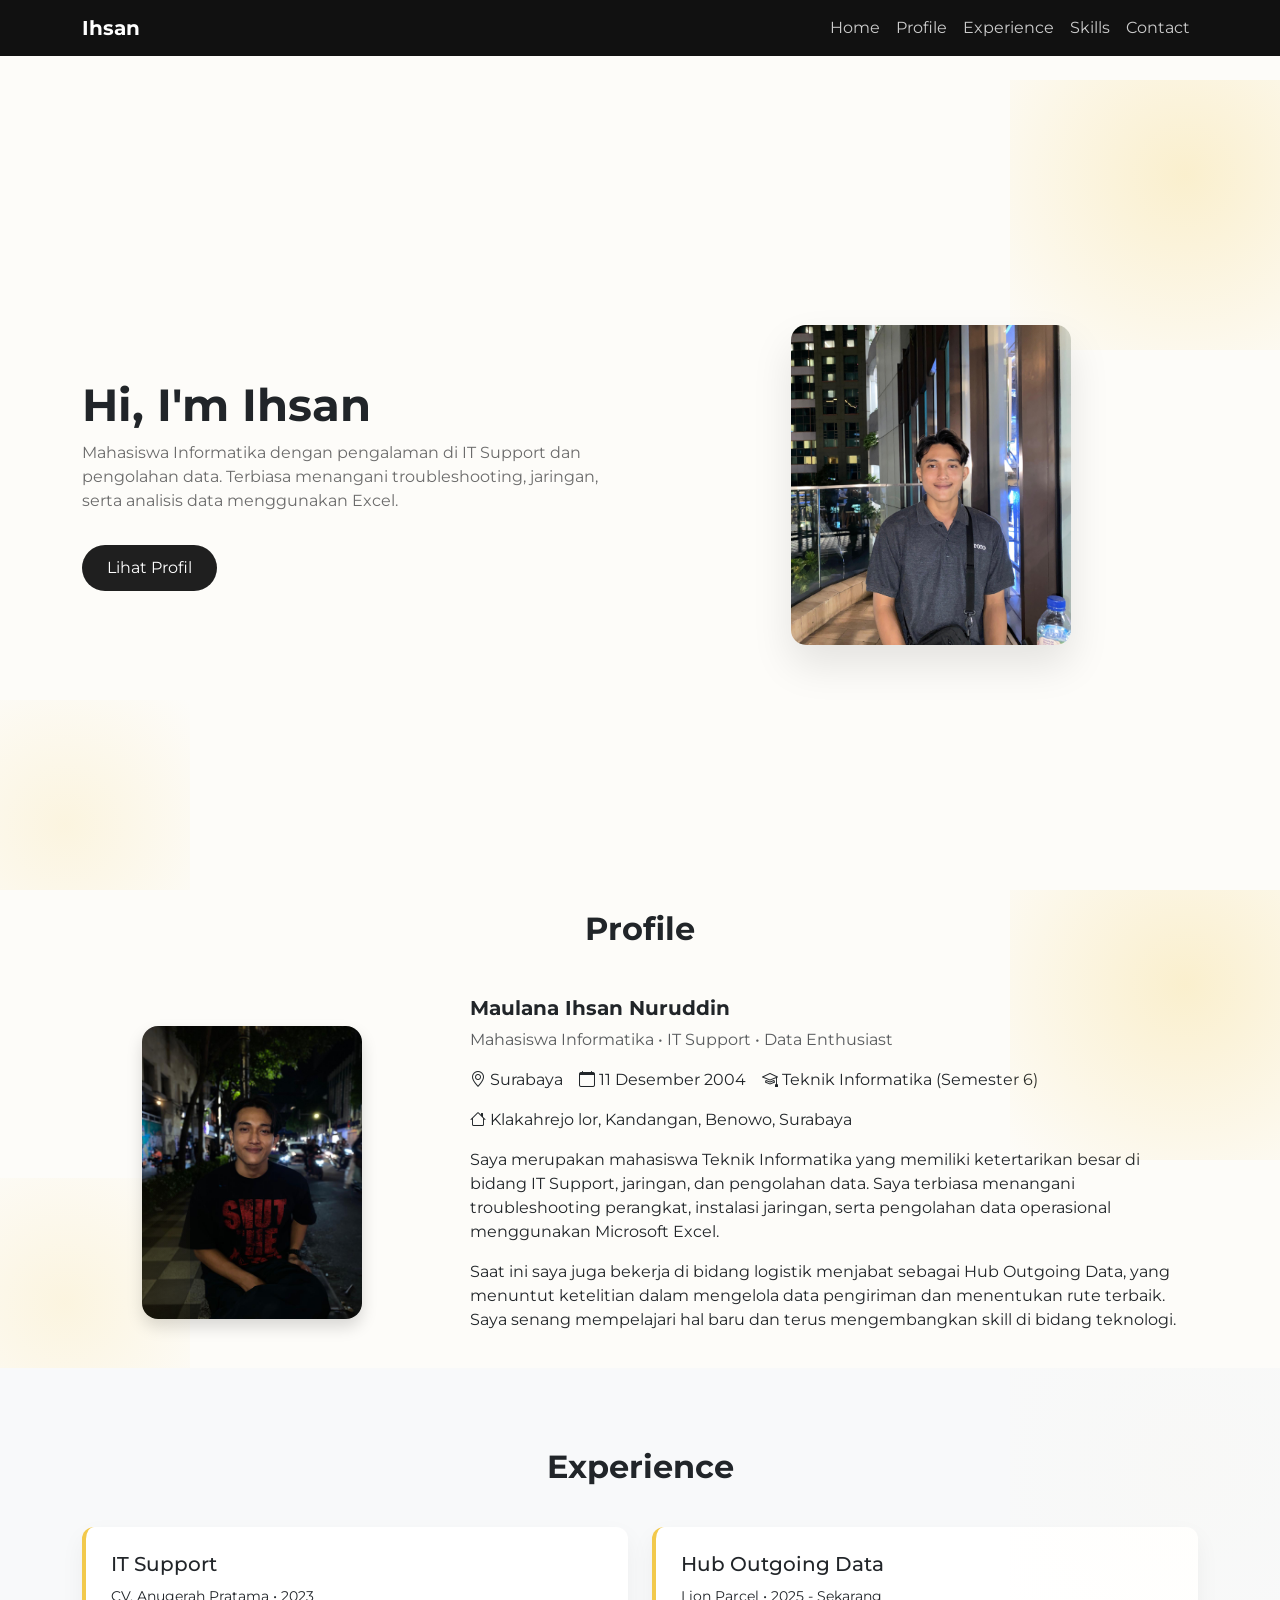
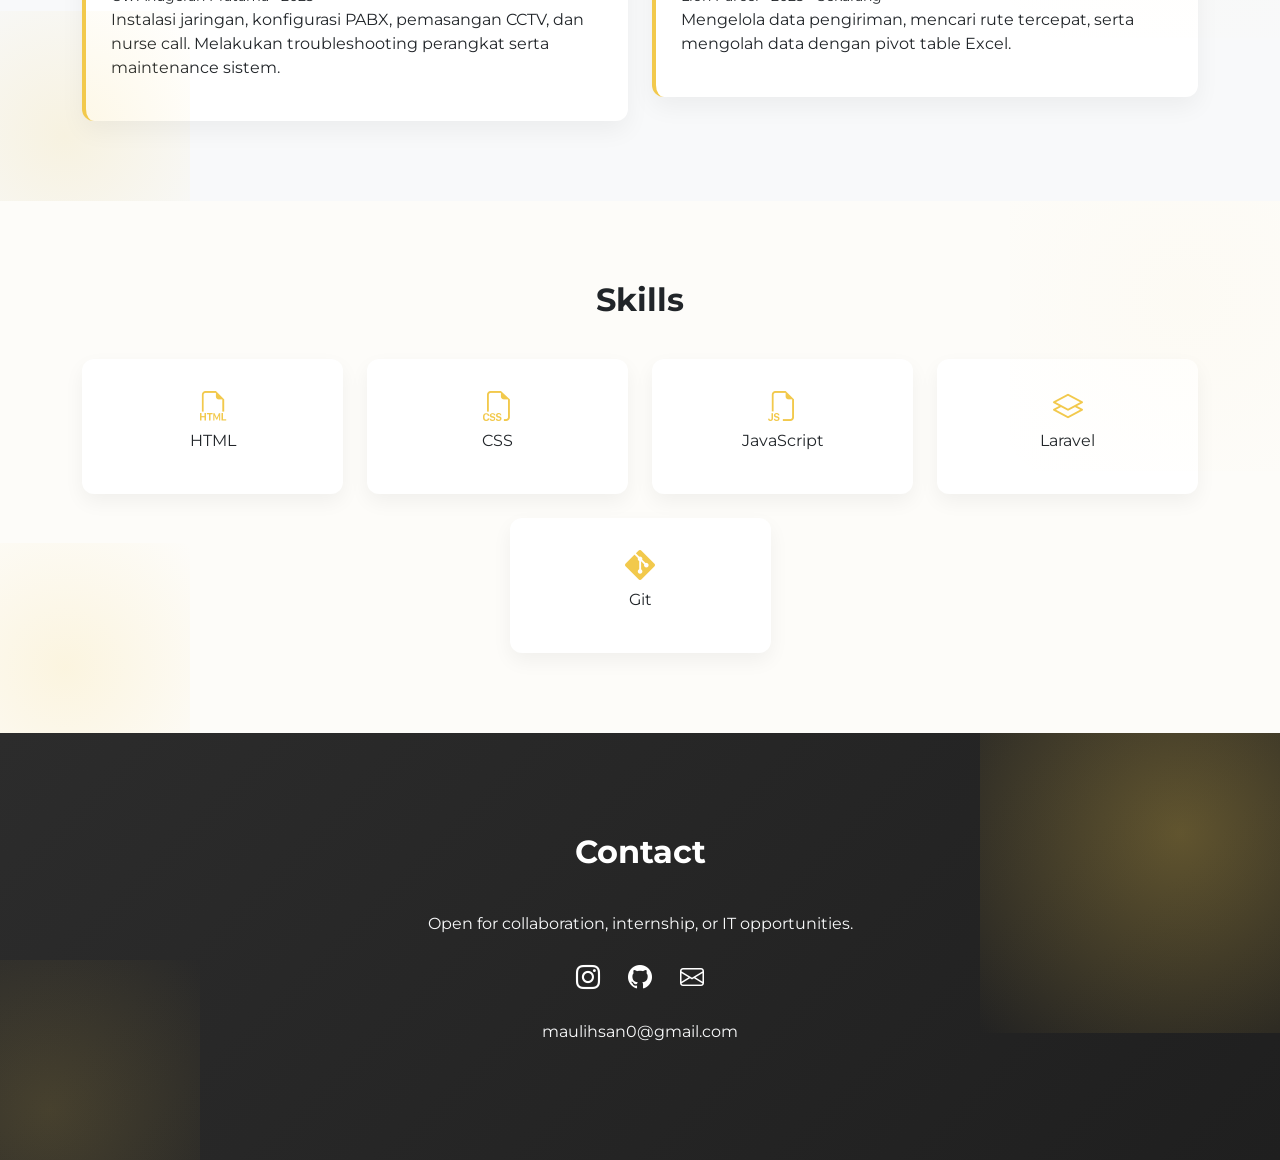
<file: index.html>
<!DOCTYPE html>
<html lang="id">
<head>
<meta charset="UTF-8">
<meta name="viewport" content="width=device-width, initial-scale=1.0">

<title>Ihsan | Portfolio</title>

<link href="https://cdn.jsdelivr.net/npm/bootstrap@5.3.3/dist/css/bootstrap.min.css" rel="stylesheet">
<link href="https://fonts.googleapis.com/css2?family=Montserrat:wght@300;500;600;700&display=swap" rel="stylesheet">
<link href="https://cdn.jsdelivr.net/npm/bootstrap-icons/font/bootstrap-icons.css" rel="stylesheet">

<link rel="stylesheet" href="css/style.css">
</head>

<body>

<!-- NAVBAR -->
<nav class="navbar navbar-expand-lg fixed-top">
  <div class="container">
    <a class="navbar-brand" href="#">Ihsan</a>
    <button class="navbar-toggler bg-light" data-bs-toggle="collapse" data-bs-target="#menu"></button>

    <div class="collapse navbar-collapse" id="menu">
      <ul class="navbar-nav ms-auto">
        <li><a class="nav-link" href="#home">Home</a></li>
        <li><a class="nav-link" href="#about">Profile</a></li>
        <li><a class="nav-link" href="#experience">Experience</a></li>
        <li><a class="nav-link" href="#skills">Skills</a></li>
        <li><a class="nav-link" href="#contact">Contact</a></li>
      </ul>
    </div>
  </div>
</nav>

<!-- HERO -->
<section id="home" class="hero">
  <div class="container">
    <div class="row align-items-center g-5">

      <div class="col-lg-6">
        <h1 id="typing"></h1>

        <p class="hero-desc">
          Mahasiswa Informatika dengan pengalaman di IT Support dan pengolahan data.
          Terbiasa menangani troubleshooting, jaringan, serta analisis data menggunakan Excel.
        </p>

        <a href="#about" class="btn btn-main mt-3">Lihat Profil</a>
      </div>

      <div class="col-lg-6 text-center">
        <img src="ihsan.jpeg" class="photo">
      </div>

    </div>
  </div>
</section>

<!-- ABOUT -->
<section id="about">
  <div class="container">
    <h2 class="section-title text-center mb-5">Profile</h2>

    <div class="row align-items-center g-5">

      <!-- FOTO -->
      <div class="col-lg-4 text-center">
        <img src="ihsan2.jpeg" class="rounded-4 shadow" style="width: 220px;">
      </div>

      <!-- DATA -->
      <div class="col-lg-8">
        
        <h5 class="fw-bold">Maulana Ihsan Nuruddin</h5>
        <p class="text-muted mb-3">Mahasiswa Informatika • IT Support • Data Enthusiast</p>

        <!-- INFO -->
        <div class="d-flex flex-wrap gap-3 mb-3">
          <span><i class="bi bi-geo-alt"></i> Surabaya</span>
          <span><i class="bi bi-calendar"></i> 11 Desember 2004</span>
          <span><i class="bi bi-mortarboard"></i> Teknik Informatika (Semester 6)</span>
          <span><i class="bi bi-house"></i> Klakahrejo lor, Kandangan, Benowo, Surabaya</span>
        </div>

        <!-- DESKRIPSI BARU (LEBIH KUAT) -->
        <p>
          Saya merupakan mahasiswa Teknik Informatika yang memiliki ketertarikan besar di bidang 
          IT Support, jaringan, dan pengolahan data. Saya terbiasa menangani troubleshooting perangkat, 
          instalasi jaringan, serta pengolahan data operasional menggunakan Microsoft Excel.
        </p>

        <p>
          Saat ini saya juga bekerja di bidang logistik menjabat sebagai Hub Outgoing Data, 
          yang menuntut ketelitian dalam mengelola data pengiriman dan menentukan rute terbaik.
          Saya senang mempelajari hal baru dan terus mengembangkan skill di bidang teknologi.
        </p>

      </div>
    </div>
  </div>
</section>
<!-- EXPERIENCE -->
<section id="experience" class="bg-light">
  <div class="container">
    <h2 class="section-title text-center">Experience</h2>

    <div class="row g-4">

      <div class="col-md-6">
        <div class="exp-card">
          <h5>IT Support</h5>
          <small>CV. Anugerah Pratama • 2023</small>
          <p>
            Instalasi jaringan, konfigurasi PABX, pemasangan CCTV, dan nurse call.
            Melakukan troubleshooting perangkat serta maintenance sistem.
          </p>
        </div>
      </div>

      <div class="col-md-6">
        <div class="exp-card">
          <h5>Hub Outgoing Data</h5>
          <small>Lion Parcel • 2025 - Sekarang</small>
          <p>
            Mengelola data pengiriman, mencari rute tercepat, serta mengolah data dengan pivot table Excel.
          </p>
        </div>
      </div>

    </div>
  </div>
</section>

<!-- SKILLS -->
<section id="skills">
  <div class="container">
    <h2 class="section-title text-center">Skills</h2>

    <div class="row g-4 justify-content-center">

      <div class="col-6 col-md-3">
        <div class="skill-box text-center">
          <i class="bi bi-filetype-html"></i>
          <p>HTML</p>
        </div>
      </div>

      <div class="col-6 col-md-3">
        <div class="skill-box text-center">
          <i class="bi bi-filetype-css"></i>
          <p>CSS</p>
        </div>
      </div>

      <div class="col-6 col-md-3">
        <div class="skill-box text-center">
          <i class="bi bi-filetype-js"></i>
          <p>JavaScript</p>
        </div>
      </div>

      <div class="col-6 col-md-3">
        <div class="skill-box text-center">
          <i class="bi bi-layers"></i>
          <p>Laravel</p>
        </div>
      </div>

      <div class="col-6 col-md-3">
        <div class="skill-box text-center">
          <i class="bi bi-git"></i>
          <p>Git</p>
        </div>
      </div>

    </div>
  </div>
</section>

<!-- CONTACT -->
<section id="contact" class="contact-section">
  <div class="container text-center">
    <h2 class="section-title text-white">Contact</h2>

    <p class="text-light mb-4">
      Open for collaboration, internship, or IT opportunities.
    </p>

    <div class="social">
      <a href="https://www.instagram.com/maulanaihsnnn?igsh=MWp1ZmNqMTAwdWtucg=="><i class="bi bi-instagram"></i></a>
      <a href="https://github.com/maulanaihsnn"><i class="bi bi-github"></i></a>
      <a href="https://mail.google.com/mail/?view=cm&fs=1&to=maulihsan0@gmail.com" target="_blank">
         <i class="bi bi-envelope"></i>
      </a>
    </div>

    <p class="mt-4 text-light">maulihsan0@gmail.com</p>
  </div>
</section>

<script src="https://cdn.jsdelivr.net/npm/bootstrap@5.3.3/dist/js/bootstrap.bundle.min.js"></script>

<script>
const text = "Hi, I'm Ihsan";
let i = 0, del = false;

function type() {
  let el = document.getElementById("typing");

  if (!del) {
    el.textContent = text.substring(0, i++);
    if (i > text.length) { del = true; setTimeout(type, 1200); return; }
  } else {
    el.textContent = text.substring(0, i--);
    if (i === 0) del = false;
  }

  setTimeout(type, del ? 50 : 100);
}
window.onload = () => setTimeout(type, 500);

// ✅ SMOOTH SCROLL + FIX OFFSET NAVBAR
document.querySelectorAll('a[href^="#"]').forEach(anchor => {
  anchor.addEventListener('click', function(e) {
    e.preventDefault();
    const target = document.querySelector(this.getAttribute('href'));

    window.scrollTo({
      top: target.offsetTop - 80,
      behavior: 'smooth'
    });
  });
});

// ✅ AUTO CLOSE NAVBAR (MOBILE)
const navLinks = document.querySelectorAll('.nav-link');
const navbarCollapse = document.getElementById('menu');

navLinks.forEach(link => {
  link.addEventListener('click', () => {
    if (navbarCollapse.classList.contains('show')) {
      new bootstrap.Collapse(navbarCollapse).toggle();
    }
  });
});
</script>

<script>
window.addEventListener("scroll", function() {
  const navbar = document.querySelector(".navbar");
  navbar.classList.toggle("scrolled", window.scrollY > 50);
});
</script>

</body>
</html>
</file>
<file: css/style.css>
:root {
  --bg: #fdfcf9;
  --primary: #f2c94c;
  --dark: #1f1f1f;
  --soft: #6b6b6b;
}

body {
  font-family: 'Montserrat', sans-serif;
  background: var(--bg);
  padding-top: 80px;
}

/* NAVBAR */
.navbar {
  background: #111;
}
.navbar-brand {
  color: #fff !important;
  font-weight: 700;
}
.nav-link {
  color: #ccc !important;
}
.nav-link:hover {
  color: var(--primary) !important;
}

/* SECTION */
section {
  padding: 80px 0;
  position: relative;
  overflow: hidden;
}

/* BACKGROUND SHAPE */
section::after {
  content: "";
  position: absolute;
  width: 350px;
  height: 350px;
  background: radial-gradient(circle, rgba(242,201,76,0.25), transparent);
  top: -80px;
  right: -80px;
}

section::before {
  content: "";
  position: absolute;
  width: 250px;
  height: 250px;
  background: radial-gradient(circle, rgba(242,201,76,0.15), transparent);
  bottom: -60px;
  left: -60px;
}

/* HERO */
.hero h1 {
  font-size: 2.8rem;
  font-weight: 700;
}
.hero-desc {
  color: var(--soft);
}

/* FOTO */
.photo {
  width: 280px;
  height: 320px;
  object-fit: cover;
  border-radius: 15px;
  box-shadow: 0 20px 40px rgba(0,0,0,0.1);
}

/* BUTTON */
.btn-main {
  background: var(--dark);
  color: white;
  border-radius: 30px;
  padding: 10px 24px;
}

/* TITLE */
.section-title {
  font-weight: 700;
  margin-bottom: 40px;
}

/* PROFILE */
.profile-box {
  background: white;
  padding: 30px;
  border-radius: 12px;
  box-shadow: 0 10px 25px rgba(0,0,0,0.05);
}

/* EXPERIENCE */
.exp-card {
  background: white;
  padding: 25px;
  border-radius: 12px;
  border-left: 4px solid var(--primary);
  box-shadow: 0 10px 25px rgba(0,0,0,0.05);
}

/* SKILLS */
.skill-box {
  background: white;
  padding: 25px;
  border-radius: 12px;
  transition: 0.3s;
  box-shadow: 0 8px 20px rgba(0,0,0,0.05);
}
.skill-box i {
  font-size: 30px;
  color: var(--primary);
}
.skill-box:hover {
  transform: translateY(-5px);
}

/* SOCIAL */
.social i {
  font-size: 22px;
  margin: 0 10px;
  color: var(--soft);
}
.social i:hover {
  color: var(--primary);
}

.profile-modern {
  background: white;
  padding: 40px;
  border-radius: 16px;
  text-align: center;
  box-shadow: 0 15px 35px rgba(0,0,0,0.05);
}

.profile-modern .name {
  font-weight: 700;
  margin-bottom: 10px;
}

.profile-modern .info {
  display: flex;
  justify-content: center;
  gap: 20px;
  flex-wrap: wrap;
  font-size: 14px;
  color: var(--soft);
}

.profile-modern .desc {
  max-width: 600px;
  margin: auto;
  color: var(--soft);
}

.profile-modern .address {
  font-size: 14px;
  color: var(--soft);
}

.contact-section {
  background: linear-gradient(135deg, #2c2c2c, #1f1f1f);
  padding: 100px 0;
  position: relative;
}

.contact-section::after {
  content: "";
  position: absolute;
  width: 400px;
  height: 400px;
  background: radial-gradient(circle, rgba(242,201,76,0.3), transparent);
  top: -100px;
  right: -100px;
}

.contact-section::before {
  content: "";
  position: absolute;
  width: 300px;
  height: 300px;
  background: radial-gradient(circle, rgba(242,201,76,0.15), transparent);
  bottom: -100px;
  left: -100px;
}

.contact-section .social i {
  color: white;
  font-size: 24px;
  margin: 0 12px;
}

.contact-section .social i:hover {
  color: var(--primary);
}

#skills::after {
  opacity: 0.12;
}

#experience::after {
  opacity: 0.08;
}

#about img {
  object-fit: cover;
}

/* FIX SCROLL NAVBAR */
html {
  scroll-behavior: smooth;
  scroll-padding-top: 70px;
}

/* SPACING BIAR ENAK */
section {
  padding: 80px 0;
}

/* BIAR HERO LEBIH CENTER */
.hero {
  min-height: 90vh;
  display: flex;
  align-items: center;
}

/* FOTO FIX */
.photo {
  width: 280px;
  height: 320px;
  object-fit: cover;
  border-radius: 15px;
  box-shadow: 0 20px 40px rgba(0,0,0,0.1);
}

/* BUTTON HOVER */
.btn-main:hover {
  background: var(--primary);
  color: #111;
}

/* NAVBAR EFFECT */
.navbar {
  transition: 0.3s;
}
.navbar.scrolled {
  background: #000 !important;
  box-shadow: 0 5px 20px rgba(0,0,0,0.2);
}

#about {
  padding: 20px 0; /* tambahin jarak atas */
}
</file>
